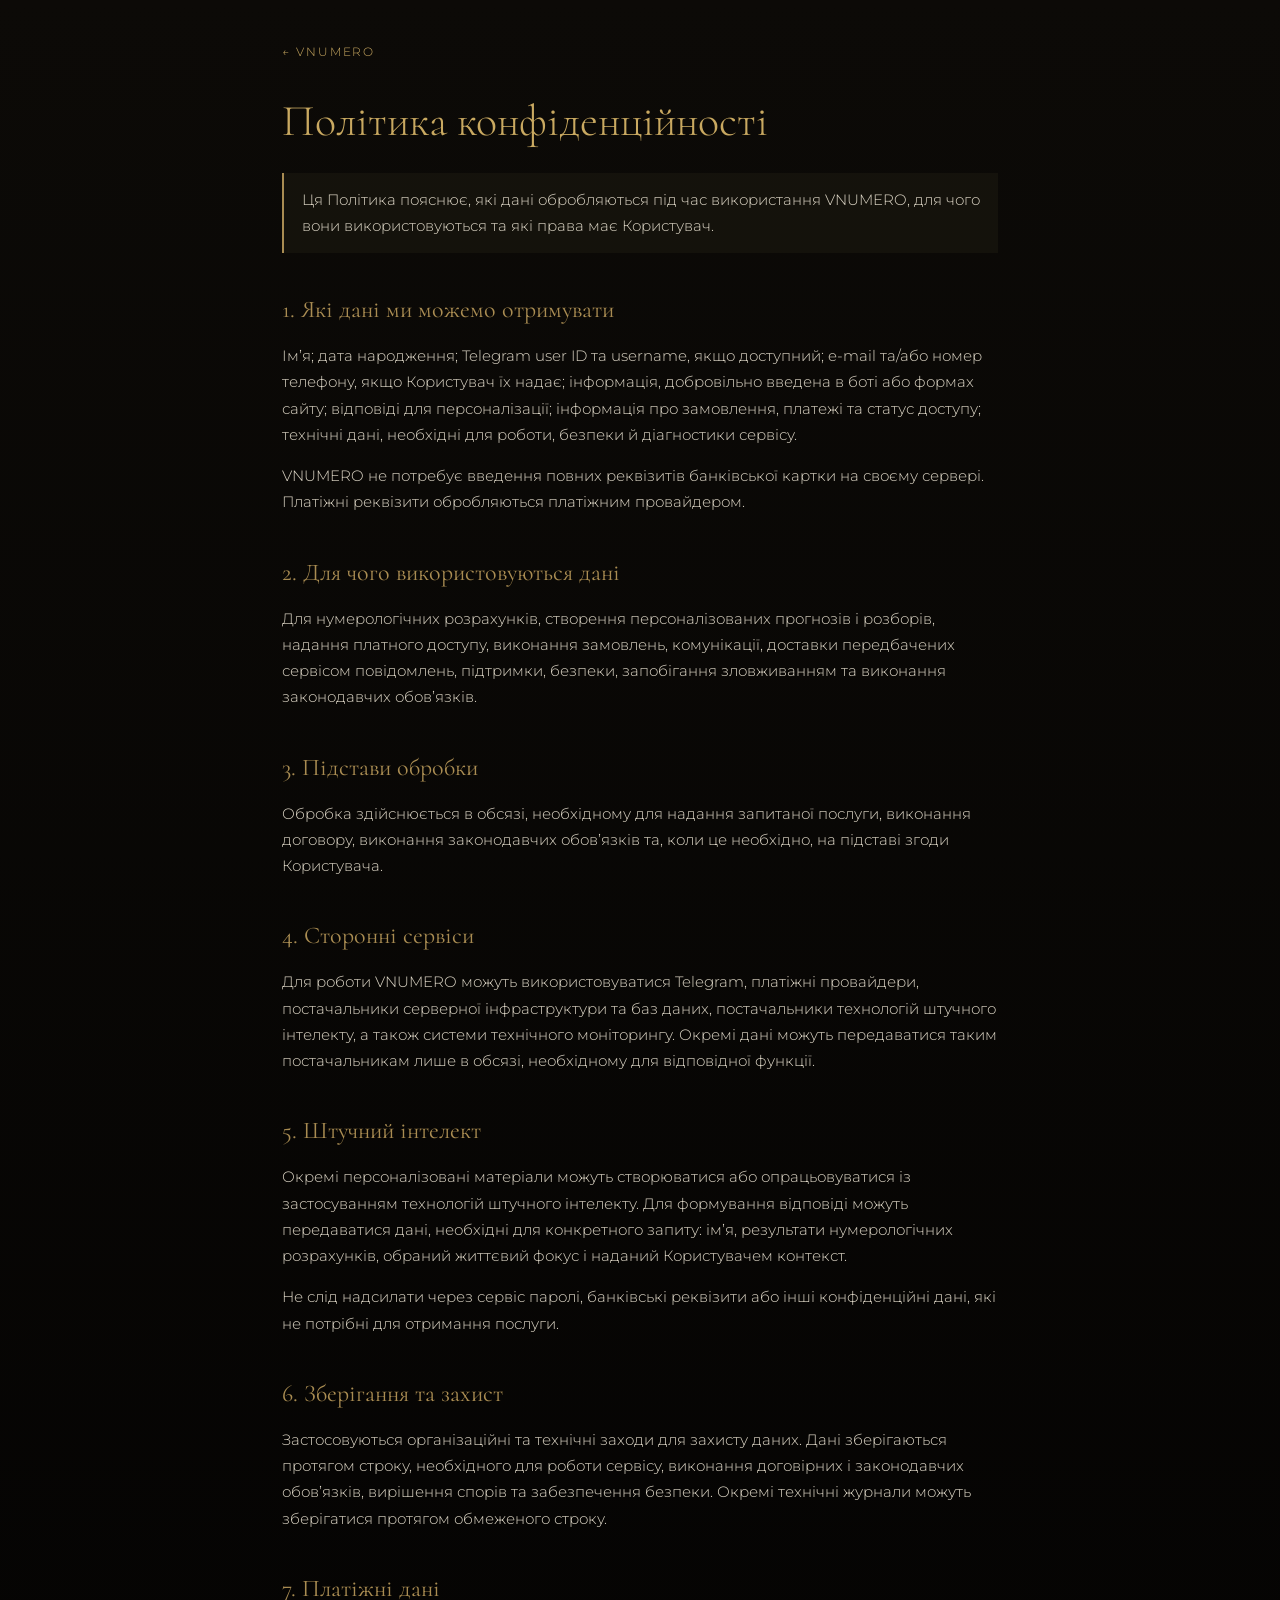
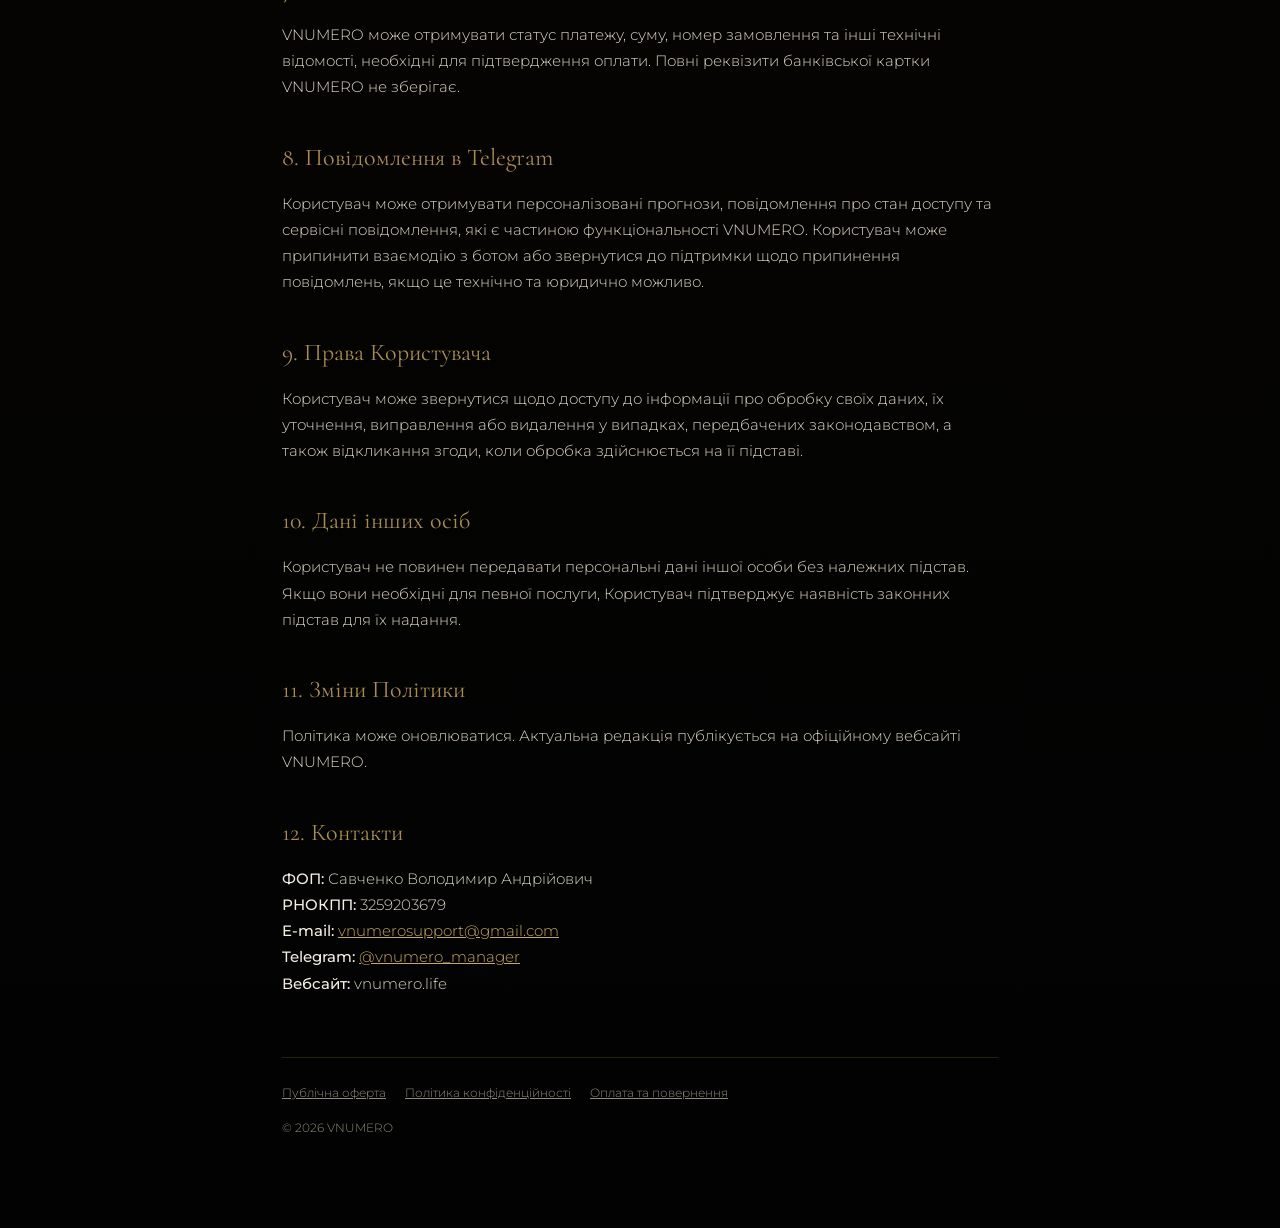
<file: privacy.html>
<!DOCTYPE html>
<html lang="uk">
<head>
<meta charset="UTF-8">
<meta name="viewport" content="width=device-width, initial-scale=1.0">
<title>Політика конфіденційності — VNUMERO</title>
<meta name="description" content="Як VNUMERO обробляє персональні дані користувачів: які дані збираються, для чого і які права має користувач.">
<link rel="canonical" href="https://vnumero.life/privacy">
<meta property="og:type" content="article">
<meta property="og:locale" content="uk_UA">
<meta property="og:site_name" content="VNUMERO">
<meta property="og:title" content="Політика конфіденційності — VNUMERO">
<meta property="og:description" content="Як VNUMERO обробляє персональні дані користувачів: які дані збираються, для чого і які права має користувач.">
<meta property="og:url" content="https://vnumero.life/privacy">
<link rel="preconnect" href="https://fonts.googleapis.com">
<link rel="preconnect" href="https://fonts.gstatic.com" crossorigin>
<link href="https://fonts.googleapis.com/css2?family=Cormorant:wght@300;400&family=Montserrat:wght@300;400;500&display=swap" rel="stylesheet">
<style>
  :root{--obsidian-0:#050403;--obsidian-1:#0c0a07;--gold:#c9a961;--gold-soft:#a98c52;
         --ivory:#f3eee2;--ash:#8f8a7d;--serif:'Cormorant',serif;--sans:'Montserrat',sans-serif;}
  *{box-sizing:border-box;}
  body{margin:0;padding:0;background:linear-gradient(180deg,var(--obsidian-1),var(--obsidian-0) 60%,#020202);
        color:var(--ivory);font-family:var(--sans);font-weight:300;line-height:1.75;font-size:15px;}
  .wrap{max-width:760px;margin:0 auto;padding:38px 22px 90px;}
  .back{display:inline-block;margin-bottom:34px;color:var(--gold);text-decoration:none;
         font-size:12px;letter-spacing:.16em;text-transform:uppercase;}
  .back:hover{color:var(--ivory);}
  h1{font-family:var(--serif);font-weight:300;font-size:clamp(30px,6vw,44px);
      color:var(--gold);margin:0 0 26px;line-height:1.15;}
  h2{font-family:var(--serif);font-weight:400;font-size:clamp(19px,3.6vw,24px);
      color:var(--gold-soft);margin:36px 0 12px;}
  p{margin:0 0 15px;color:#ddd6c6;}
  a{color:var(--gold);}
  strong{color:var(--ivory);font-weight:500;}
  .notice{border-left:2px solid var(--gold-soft);padding:14px 18px;margin:0 0 30px;
           background:rgba(201,169,97,.05);color:#ddd6c6;}
  footer{margin-top:60px;padding-top:24px;border-top:1px solid rgba(201,169,97,.18);
          font-size:12px;color:var(--ash);}
  footer a{color:var(--ash);margin-right:16px;}
</style>
</head>
<body>
<div class="wrap">
  <a class="back" href="/">← VNUMERO</a>
  <h1>Політика конфіденційності</h1>
<div class="notice">Ця Політика пояснює, які дані обробляються під час використання VNUMERO, для чого вони використовуються та які права має Користувач.</div>
<h2>1. Які дані ми можемо отримувати</h2>
<p>Ім’я; дата народження; Telegram user ID та username, якщо доступний; e-mail та/або номер телефону, якщо Користувач їх надає; інформація, добровільно введена в боті або формах сайту; відповіді для персоналізації; інформація про замовлення, платежі та статус доступу; технічні дані, необхідні для роботи, безпеки й діагностики сервісу.</p>
<p>VNUMERO не потребує введення повних реквізитів банківської картки на своєму сервері. Платіжні реквізити обробляються платіжним провайдером.</p>
<h2>2. Для чого використовуються дані</h2>
<p>Для нумерологічних розрахунків, створення персоналізованих прогнозів і розборів, надання платного доступу, виконання замовлень, комунікації, доставки передбачених сервісом повідомлень, підтримки, безпеки, запобігання зловживанням та виконання законодавчих обов’язків.</p>
<h2>3. Підстави обробки</h2>
<p>Обробка здійснюється в обсязі, необхідному для надання запитаної послуги, виконання договору, виконання законодавчих обов’язків та, коли це необхідно, на підставі згоди Користувача.</p>
<h2>4. Сторонні сервіси</h2>
<p>Для роботи VNUMERO можуть використовуватися Telegram, платіжні провайдери, постачальники серверної інфраструктури та баз даних, постачальники технологій штучного інтелекту, а також системи технічного моніторингу. Окремі дані можуть передаватися таким постачальникам лише в обсязі, необхідному для відповідної функції.</p>
<h2>5. Штучний інтелект</h2>
<p>Окремі персоналізовані матеріали можуть створюватися або опрацьовуватися із застосуванням технологій штучного інтелекту. Для формування відповіді можуть передаватися дані, необхідні для конкретного запиту: ім’я, результати нумерологічних розрахунків, обраний життєвий фокус і наданий Користувачем контекст.</p>
<p>Не слід надсилати через сервіс паролі, банківські реквізити або інші конфіденційні дані, які не потрібні для отримання послуги.</p>
<h2>6. Зберігання та захист</h2>
<p>Застосовуються організаційні та технічні заходи для захисту даних. Дані зберігаються протягом строку, необхідного для роботи сервісу, виконання договірних і законодавчих обов’язків, вирішення спорів та забезпечення безпеки. Окремі технічні журнали можуть зберігатися протягом обмеженого строку.</p>
<h2>7. Платіжні дані</h2>
<p>VNUMERO може отримувати статус платежу, суму, номер замовлення та інші технічні відомості, необхідні для підтвердження оплати. Повні реквізити банківської картки VNUMERO не зберігає.</p>
<h2>8. Повідомлення в Telegram</h2>
<p>Користувач може отримувати персоналізовані прогнози, повідомлення про стан доступу та сервісні повідомлення, які є частиною функціональності VNUMERO. Користувач може припинити взаємодію з ботом або звернутися до підтримки щодо припинення повідомлень, якщо це технічно та юридично можливо.</p>
<h2>9. Права Користувача</h2>
<p>Користувач може звернутися щодо доступу до інформації про обробку своїх даних, їх уточнення, виправлення або видалення у випадках, передбачених законодавством, а також відкликання згоди, коли обробка здійснюється на її підставі.</p>
<h2>10. Дані інших осіб</h2>
<p>Користувач не повинен передавати персональні дані іншої особи без належних підстав. Якщо вони необхідні для певної послуги, Користувач підтверджує наявність законних підстав для їх надання.</p>
<h2>11. Зміни Політики</h2>
<p>Політика може оновлюватися. Актуальна редакція публікується на офіційному вебсайті VNUMERO.</p>
<h2>12. Контакти</h2>
<p><strong>ФОП:</strong> Савченко Володимир Андрійович<br/><strong>РНОКПП:</strong> 3259203679<br/><strong>E-mail:</strong> <a href="mailto:vnumerosupport@gmail.com">vnumerosupport@gmail.com</a><br/><strong>Telegram:</strong> <a href="https://t.me/vnumero_manager">@vnumero_manager</a><br/><strong>Вебсайт:</strong> vnumero.life</p>
  <footer>
    <a href="/terms">Публічна оферта</a>
    <a href="/privacy">Політика конфіденційності</a>
    <a href="/refund">Оплата та повернення</a>
    <div style="margin-top:14px;">© 2026 VNUMERO</div>
  </footer>
</div>
</body>
</html>
</file>
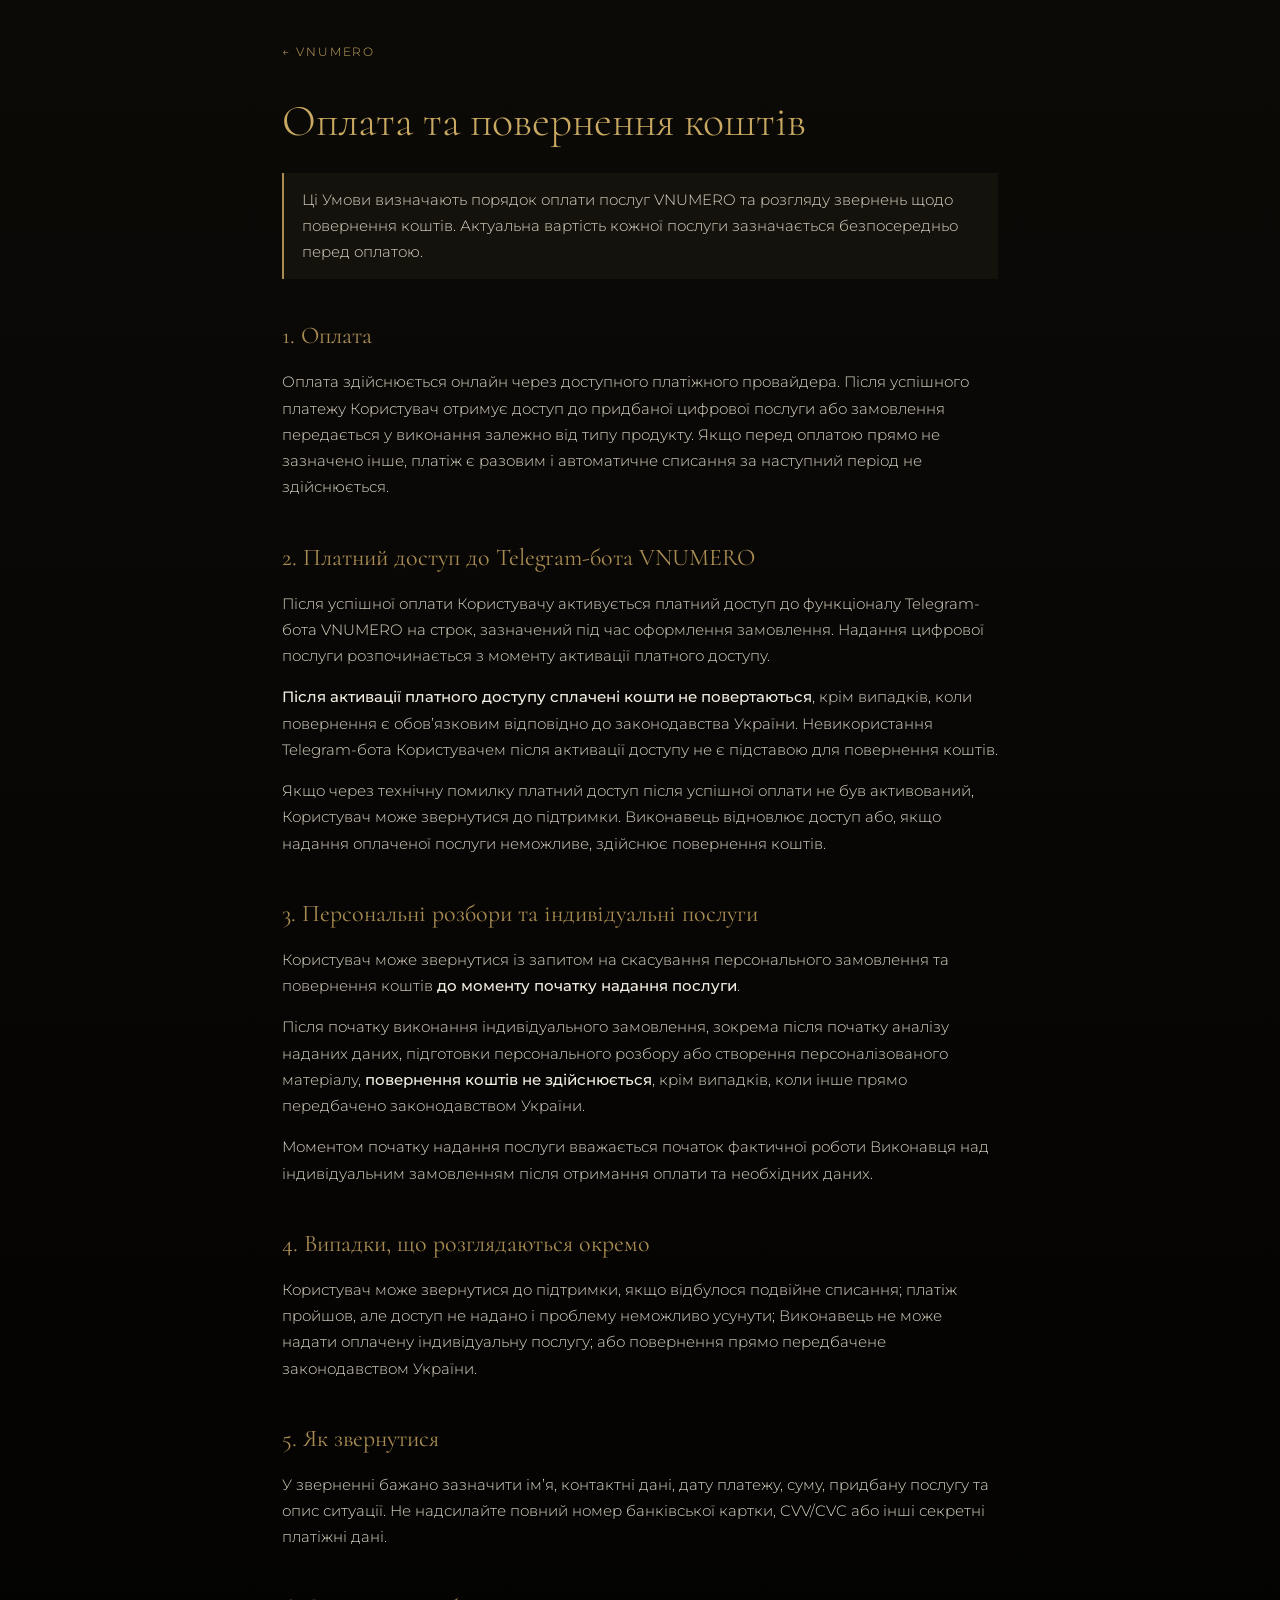
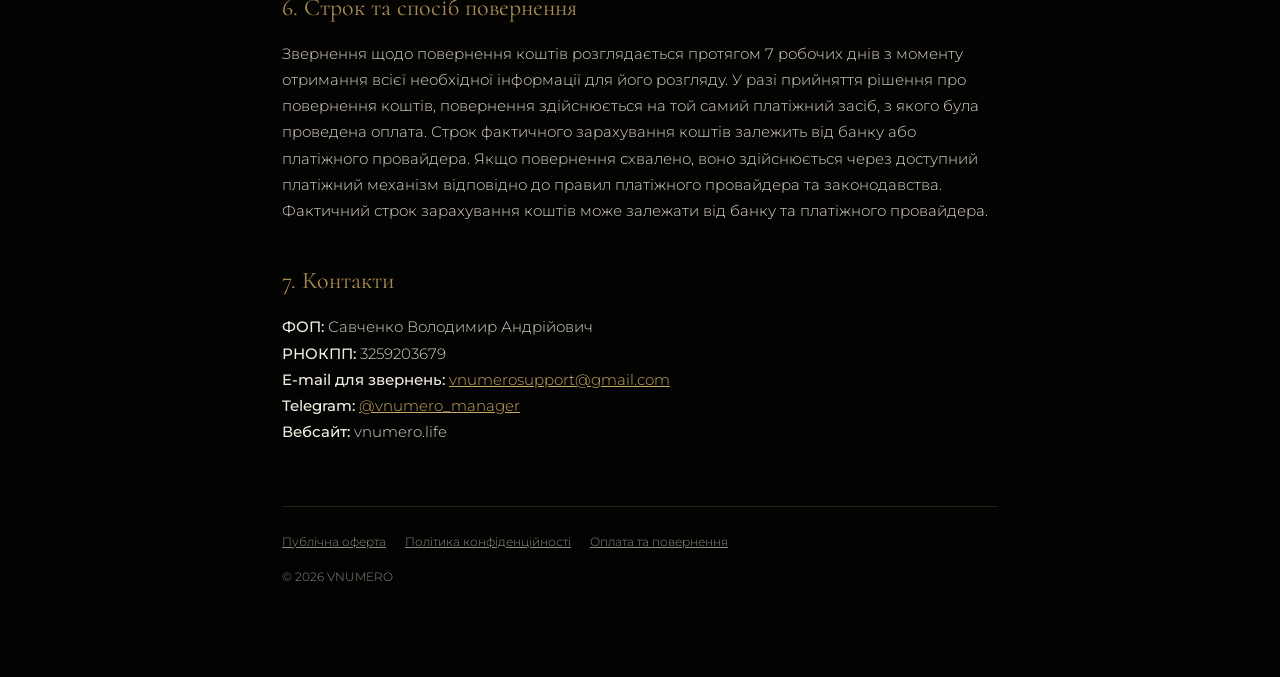
<file: refund.html>
<!DOCTYPE html>
<html lang="uk">
<head>
<meta charset="UTF-8">
<meta name="viewport" content="width=device-width, initial-scale=1.0">
<title>Оплата та повернення коштів — VNUMERO</title>
<meta name="description" content="Умови оплати послуг VNUMERO та порядок розгляду звернень щодо повернення коштів.">
<link rel="canonical" href="https://vnumero.life/refund">
<meta property="og:type" content="article">
<meta property="og:locale" content="uk_UA">
<meta property="og:site_name" content="VNUMERO">
<meta property="og:title" content="Оплата та повернення коштів — VNUMERO">
<meta property="og:description" content="Умови оплати послуг VNUMERO та порядок розгляду звернень щодо повернення коштів.">
<meta property="og:url" content="https://vnumero.life/refund">
<link rel="preconnect" href="https://fonts.googleapis.com">
<link rel="preconnect" href="https://fonts.gstatic.com" crossorigin>
<link href="https://fonts.googleapis.com/css2?family=Cormorant:wght@300;400&family=Montserrat:wght@300;400;500&display=swap" rel="stylesheet">
<style>
  :root{--obsidian-0:#050403;--obsidian-1:#0c0a07;--gold:#c9a961;--gold-soft:#a98c52;
         --ivory:#f3eee2;--ash:#8f8a7d;--serif:'Cormorant',serif;--sans:'Montserrat',sans-serif;}
  *{box-sizing:border-box;}
  body{margin:0;padding:0;background:linear-gradient(180deg,var(--obsidian-1),var(--obsidian-0) 60%,#020202);
        color:var(--ivory);font-family:var(--sans);font-weight:300;line-height:1.75;font-size:15px;}
  .wrap{max-width:760px;margin:0 auto;padding:38px 22px 90px;}
  .back{display:inline-block;margin-bottom:34px;color:var(--gold);text-decoration:none;
         font-size:12px;letter-spacing:.16em;text-transform:uppercase;}
  .back:hover{color:var(--ivory);}
  h1{font-family:var(--serif);font-weight:300;font-size:clamp(30px,6vw,44px);
      color:var(--gold);margin:0 0 26px;line-height:1.15;}
  h2{font-family:var(--serif);font-weight:400;font-size:clamp(19px,3.6vw,24px);
      color:var(--gold-soft);margin:36px 0 12px;}
  p{margin:0 0 15px;color:#ddd6c6;}
  a{color:var(--gold);}
  strong{color:var(--ivory);font-weight:500;}
  .notice{border-left:2px solid var(--gold-soft);padding:14px 18px;margin:0 0 30px;
           background:rgba(201,169,97,.05);color:#ddd6c6;}
  footer{margin-top:60px;padding-top:24px;border-top:1px solid rgba(201,169,97,.18);
          font-size:12px;color:var(--ash);}
  footer a{color:var(--ash);margin-right:16px;}
</style>
</head>
<body>
<div class="wrap">
  <a class="back" href="/">← VNUMERO</a>
  <h1>Оплата та повернення коштів</h1>
<div class="notice">Ці Умови визначають порядок оплати послуг VNUMERO та розгляду звернень щодо повернення коштів. Актуальна вартість кожної послуги зазначається безпосередньо перед оплатою.</div>
<h2>1. Оплата</h2>
<p>Оплата здійснюється онлайн через доступного платіжного провайдера. Після успішного платежу Користувач отримує доступ до придбаної цифрової послуги або замовлення передається у виконання залежно від типу продукту. Якщо перед оплатою прямо не зазначено інше, платіж є разовим і автоматичне списання за наступний період не здійснюється.</p>
<h2>2. Платний доступ до Telegram-бота VNUMERO</h2>
<p>Після успішної оплати Користувачу активується платний доступ до функціоналу Telegram-бота VNUMERO на строк, зазначений під час оформлення замовлення. Надання цифрової послуги розпочинається з моменту активації платного доступу.</p>
<p><strong>Після активації платного доступу сплачені кошти не повертаються</strong>, крім випадків, коли повернення є обов’язковим відповідно до законодавства України. Невикористання Telegram-бота Користувачем після активації доступу не є підставою для повернення коштів.</p>
<p>Якщо через технічну помилку платний доступ після успішної оплати не був активований, Користувач може звернутися до підтримки. Виконавець відновлює доступ або, якщо надання оплаченої послуги неможливе, здійснює повернення коштів.</p>
<h2>3. Персональні розбори та індивідуальні послуги</h2>
<p>Користувач може звернутися із запитом на скасування персонального замовлення та повернення коштів <strong>до моменту початку надання послуги</strong>.</p>
<p>Після початку виконання індивідуального замовлення, зокрема після початку аналізу наданих даних, підготовки персонального розбору або створення персоналізованого матеріалу, <strong>повернення коштів не здійснюється</strong>, крім випадків, коли інше прямо передбачено законодавством України.</p>
<p>Моментом початку надання послуги вважається початок фактичної роботи Виконавця над індивідуальним замовленням після отримання оплати та необхідних даних.</p>
<h2>4. Випадки, що розглядаються окремо</h2>
<p>Користувач може звернутися до підтримки, якщо відбулося подвійне списання; платіж пройшов, але доступ не надано і проблему неможливо усунути; Виконавець не може надати оплачену індивідуальну послугу; або повернення прямо передбачене законодавством України.</p>
<h2>5. Як звернутися</h2>
<p>У зверненні бажано зазначити ім’я, контактні дані, дату платежу, суму, придбану послугу та опис ситуації. Не надсилайте повний номер банківської картки, CVV/CVC або інші секретні платіжні дані.</p>
<h2>6. Строк та спосіб повернення</h2>
<p>Звернення щодо повернення коштів розглядається протягом 7 робочих днів з моменту отримання всієї необхідної інформації для його розгляду. У разі прийняття рішення про повернення коштів, повернення здійснюється на той самий платіжний засіб, з якого була проведена оплата. Строк фактичного зарахування коштів залежить від банку або платіжного провайдера. Якщо повернення схвалено, воно здійснюється через доступний платіжний механізм відповідно до правил платіжного провайдера та законодавства. Фактичний строк зарахування коштів може залежати від банку та платіжного провайдера.</p>
<h2>7. Контакти</h2>
<p><strong>ФОП:</strong> Савченко Володимир Андрійович<br/><strong>РНОКПП:</strong> 3259203679<br/><strong>E-mail для звернень:</strong> <a href="mailto:vnumerosupport@gmail.com">vnumerosupport@gmail.com</a><br/><strong>Telegram:</strong> <a href="https://t.me/vnumero_manager">@vnumero_manager</a><br/><strong>Вебсайт:</strong> vnumero.life</p>
  <footer>
    <a href="/terms">Публічна оферта</a>
    <a href="/privacy">Політика конфіденційності</a>
    <a href="/refund">Оплата та повернення</a>
    <div style="margin-top:14px;">© 2026 VNUMERO</div>
  </footer>
</div>
</body>
</html>
</file>
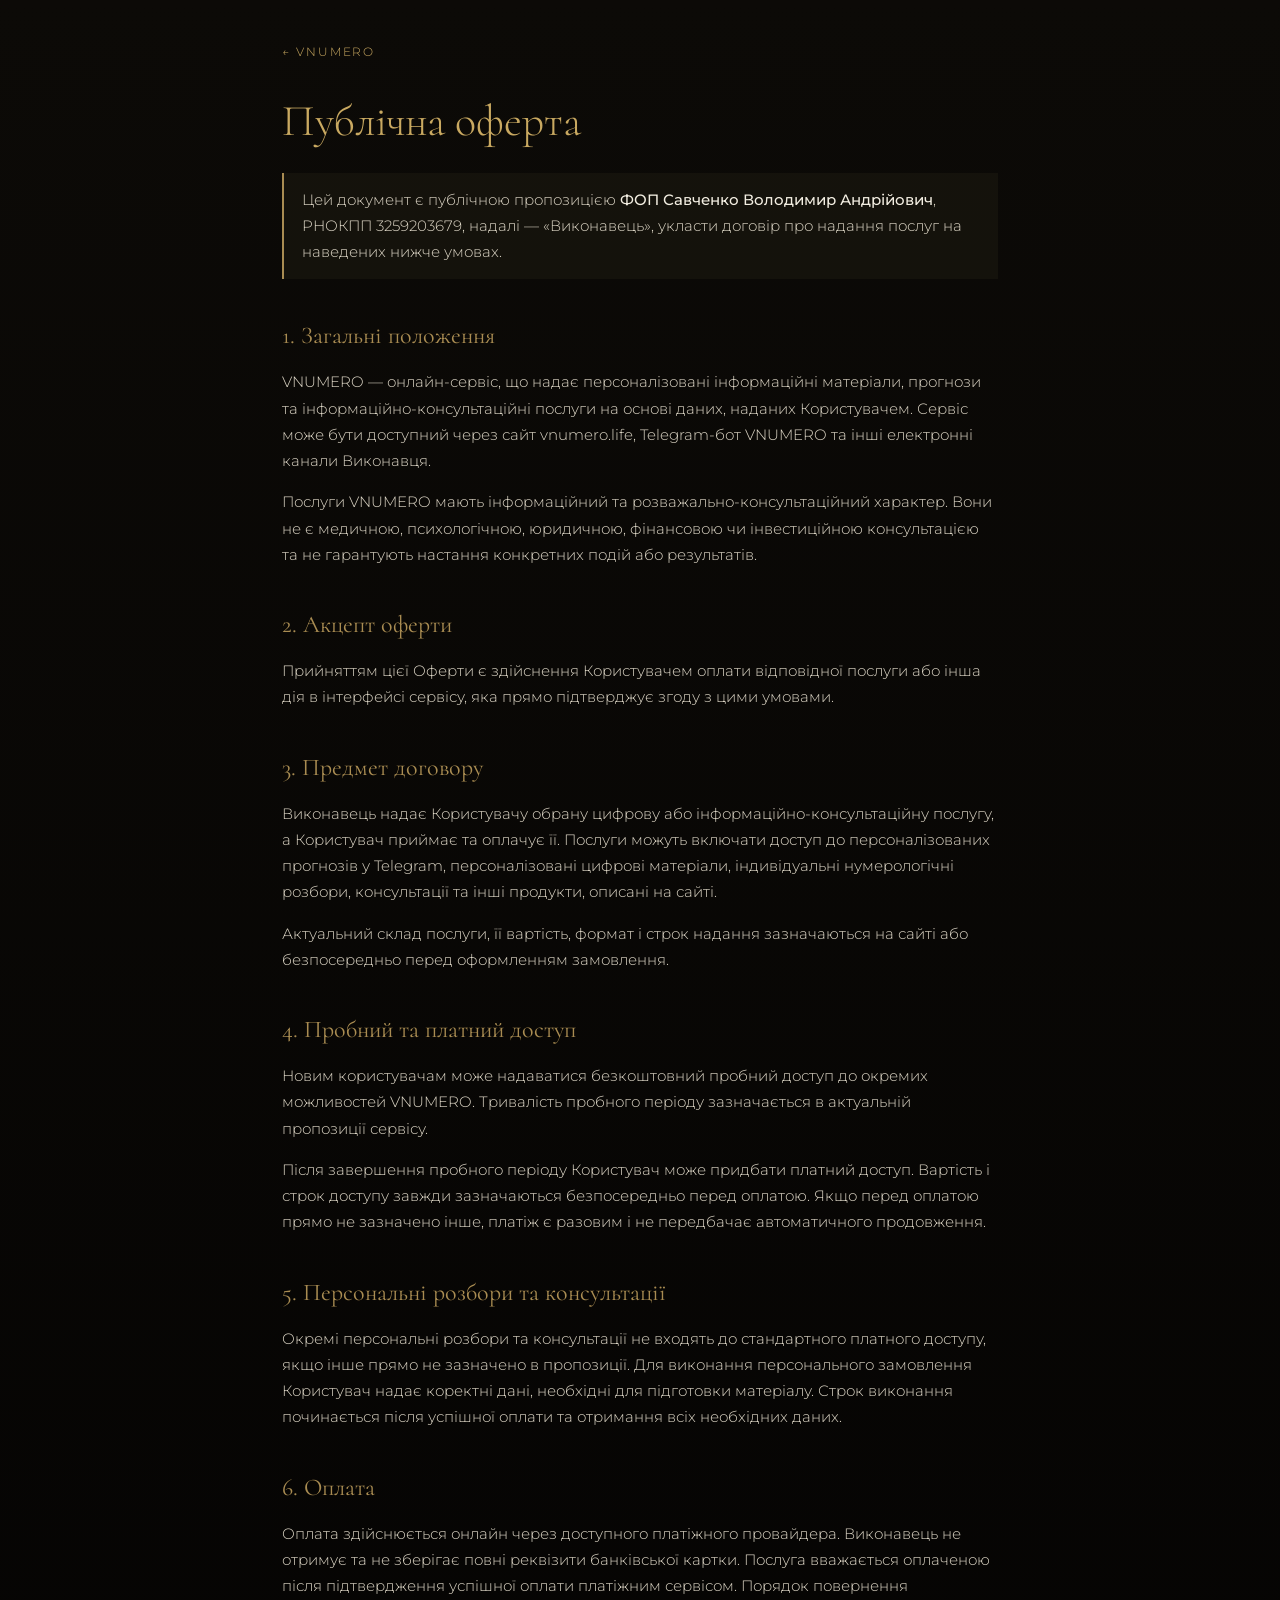
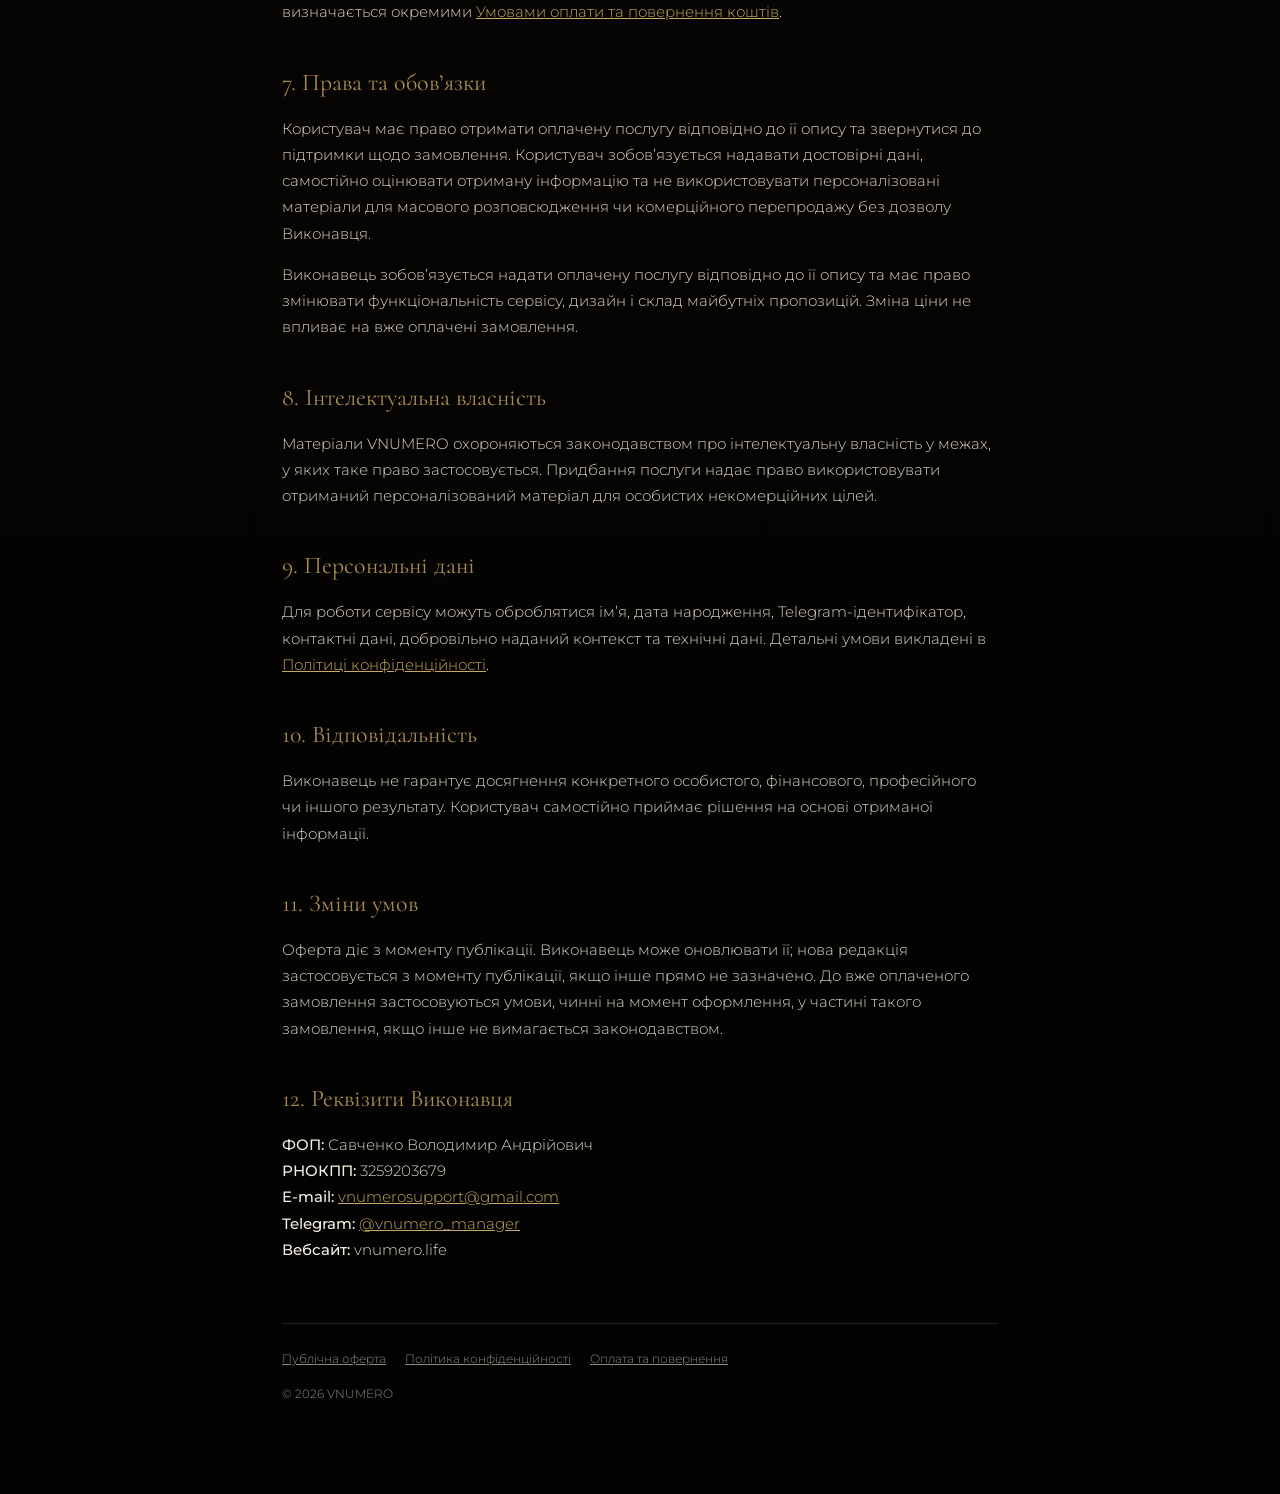
<file: terms.html>
<!DOCTYPE html>
<html lang="uk">
<head>
<meta charset="UTF-8">
<meta name="viewport" content="width=device-width, initial-scale=1.0">
<title>Публічна оферта — VNUMERO</title>
<meta name="description" content="Публічна оферта VNUMERO — умови надання послуг ФОП Савченко Володимир Андрійович.">
<link rel="canonical" href="https://vnumero.life/terms">
<meta property="og:type" content="article">
<meta property="og:locale" content="uk_UA">
<meta property="og:site_name" content="VNUMERO">
<meta property="og:title" content="Публічна оферта — VNUMERO">
<meta property="og:description" content="Публічна оферта VNUMERO — умови надання послуг ФОП Савченко Володимир Андрійович.">
<meta property="og:url" content="https://vnumero.life/terms">
<link rel="preconnect" href="https://fonts.googleapis.com">
<link rel="preconnect" href="https://fonts.gstatic.com" crossorigin>
<link href="https://fonts.googleapis.com/css2?family=Cormorant:wght@300;400&family=Montserrat:wght@300;400;500&display=swap" rel="stylesheet">
<style>
  :root{--obsidian-0:#050403;--obsidian-1:#0c0a07;--gold:#c9a961;--gold-soft:#a98c52;
         --ivory:#f3eee2;--ash:#8f8a7d;--serif:'Cormorant',serif;--sans:'Montserrat',sans-serif;}
  *{box-sizing:border-box;}
  body{margin:0;padding:0;background:linear-gradient(180deg,var(--obsidian-1),var(--obsidian-0) 60%,#020202);
        color:var(--ivory);font-family:var(--sans);font-weight:300;line-height:1.75;font-size:15px;}
  .wrap{max-width:760px;margin:0 auto;padding:38px 22px 90px;}
  .back{display:inline-block;margin-bottom:34px;color:var(--gold);text-decoration:none;
         font-size:12px;letter-spacing:.16em;text-transform:uppercase;}
  .back:hover{color:var(--ivory);}
  h1{font-family:var(--serif);font-weight:300;font-size:clamp(30px,6vw,44px);
      color:var(--gold);margin:0 0 26px;line-height:1.15;}
  h2{font-family:var(--serif);font-weight:400;font-size:clamp(19px,3.6vw,24px);
      color:var(--gold-soft);margin:36px 0 12px;}
  p{margin:0 0 15px;color:#ddd6c6;}
  a{color:var(--gold);}
  strong{color:var(--ivory);font-weight:500;}
  .notice{border-left:2px solid var(--gold-soft);padding:14px 18px;margin:0 0 30px;
           background:rgba(201,169,97,.05);color:#ddd6c6;}
  footer{margin-top:60px;padding-top:24px;border-top:1px solid rgba(201,169,97,.18);
          font-size:12px;color:var(--ash);}
  footer a{color:var(--ash);margin-right:16px;}
</style>
</head>
<body>
<div class="wrap">
  <a class="back" href="/">← VNUMERO</a>
  <h1>Публічна оферта</h1>
<div class="notice">Цей документ є публічною пропозицією <strong>ФОП Савченко Володимир Андрійович</strong>, РНОКПП 3259203679, надалі — «Виконавець», укласти договір про надання послуг на наведених нижче умовах.</div>
<h2>1. Загальні положення</h2>
<p>VNUMERO — онлайн-сервіс, що надає персоналізовані інформаційні матеріали, прогнози та інформаційно-консультаційні послуги на основі даних, наданих Користувачем. Сервіс може бути доступний через сайт vnumero.life, Telegram-бот VNUMERO та інші електронні канали Виконавця.</p>
<p>Послуги VNUMERO мають інформаційний та розважально-консультаційний характер. Вони не є медичною, психологічною, юридичною, фінансовою чи інвестиційною консультацією та не гарантують настання конкретних подій або результатів.</p>
<h2>2. Акцепт оферти</h2>
<p>Прийняттям цієї Оферти є здійснення Користувачем оплати відповідної послуги або інша дія в інтерфейсі сервісу, яка прямо підтверджує згоду з цими умовами.</p>
<h2>3. Предмет договору</h2>
<p>Виконавець надає Користувачу обрану цифрову або інформаційно-консультаційну послугу, а Користувач приймає та оплачує її. Послуги можуть включати доступ до персоналізованих прогнозів у Telegram, персоналізовані цифрові матеріали, індивідуальні нумерологічні розбори, консультації та інші продукти, описані на сайті.</p>
<p>Актуальний склад послуги, її вартість, формат і строк надання зазначаються на сайті або безпосередньо перед оформленням замовлення.</p>
<h2>4. Пробний та платний доступ</h2>
<p>Новим користувачам може надаватися безкоштовний пробний доступ до окремих можливостей VNUMERO. Тривалість пробного періоду зазначається в актуальній пропозиції сервісу.</p>
<p>Після завершення пробного періоду Користувач може придбати платний доступ. Вартість і строк доступу завжди зазначаються безпосередньо перед оплатою. Якщо перед оплатою прямо не зазначено інше, платіж є разовим і не передбачає автоматичного продовження.</p>
<h2>5. Персональні розбори та консультації</h2>
<p>Окремі персональні розбори та консультації не входять до стандартного платного доступу, якщо інше прямо не зазначено в пропозиції. Для виконання персонального замовлення Користувач надає коректні дані, необхідні для підготовки матеріалу. Строк виконання починається після успішної оплати та отримання всіх необхідних даних.</p>
<h2>6. Оплата</h2>
<p>Оплата здійснюється онлайн через доступного платіжного провайдера. Виконавець не отримує та не зберігає повні реквізити банківської картки. Послуга вважається оплаченою після підтвердження успішної оплати платіжним сервісом. Порядок повернення визначається окремими <a href="#refund" data-legal="refund">Умовами оплати та повернення коштів</a>.</p>
<h2>7. Права та обов’язки</h2>
<p>Користувач має право отримати оплачену послугу відповідно до її опису та звернутися до підтримки щодо замовлення. Користувач зобов’язується надавати достовірні дані, самостійно оцінювати отриману інформацію та не використовувати персоналізовані матеріали для масового розповсюдження чи комерційного перепродажу без дозволу Виконавця.</p>
<p>Виконавець зобов’язується надати оплачену послугу відповідно до її опису та має право змінювати функціональність сервісу, дизайн і склад майбутніх пропозицій. Зміна ціни не впливає на вже оплачені замовлення.</p>
<h2>8. Інтелектуальна власність</h2>
<p>Матеріали VNUMERO охороняються законодавством про інтелектуальну власність у межах, у яких таке право застосовується. Придбання послуги надає право використовувати отриманий персоналізований матеріал для особистих некомерційних цілей.</p>
<h2>9. Персональні дані</h2>
<p>Для роботи сервісу можуть оброблятися ім’я, дата народження, Telegram-ідентифікатор, контактні дані, добровільно наданий контекст та технічні дані. Детальні умови викладені в <a href="#privacy" data-legal="privacy">Політиці конфіденційності</a>.</p>
<h2>10. Відповідальність</h2>
<p>Виконавець не гарантує досягнення конкретного особистого, фінансового, професійного чи іншого результату. Користувач самостійно приймає рішення на основі отриманої інформації.</p>
<h2>11. Зміни умов</h2>
<p>Оферта діє з моменту публікації. Виконавець може оновлювати її; нова редакція застосовується з моменту публікації, якщо інше прямо не зазначено. До вже оплаченого замовлення застосовуються умови, чинні на момент оформлення, у частині такого замовлення, якщо інше не вимагається законодавством.</p>
<h2>12. Реквізити Виконавця</h2>
<p><strong>ФОП:</strong> Савченко Володимир Андрійович<br/><strong>РНОКПП:</strong> 3259203679<br/><strong>E-mail:</strong> <a href="mailto:vnumerosupport@gmail.com">vnumerosupport@gmail.com</a><br/><strong>Telegram:</strong> <a href="https://t.me/vnumero_manager">@vnumero_manager</a><br/><strong>Вебсайт:</strong> vnumero.life</p>
  <footer>
    <a href="/terms">Публічна оферта</a>
    <a href="/privacy">Політика конфіденційності</a>
    <a href="/refund">Оплата та повернення</a>
    <div style="margin-top:14px;">© 2026 VNUMERO</div>
  </footer>
</div>
</body>
</html>
</file>
